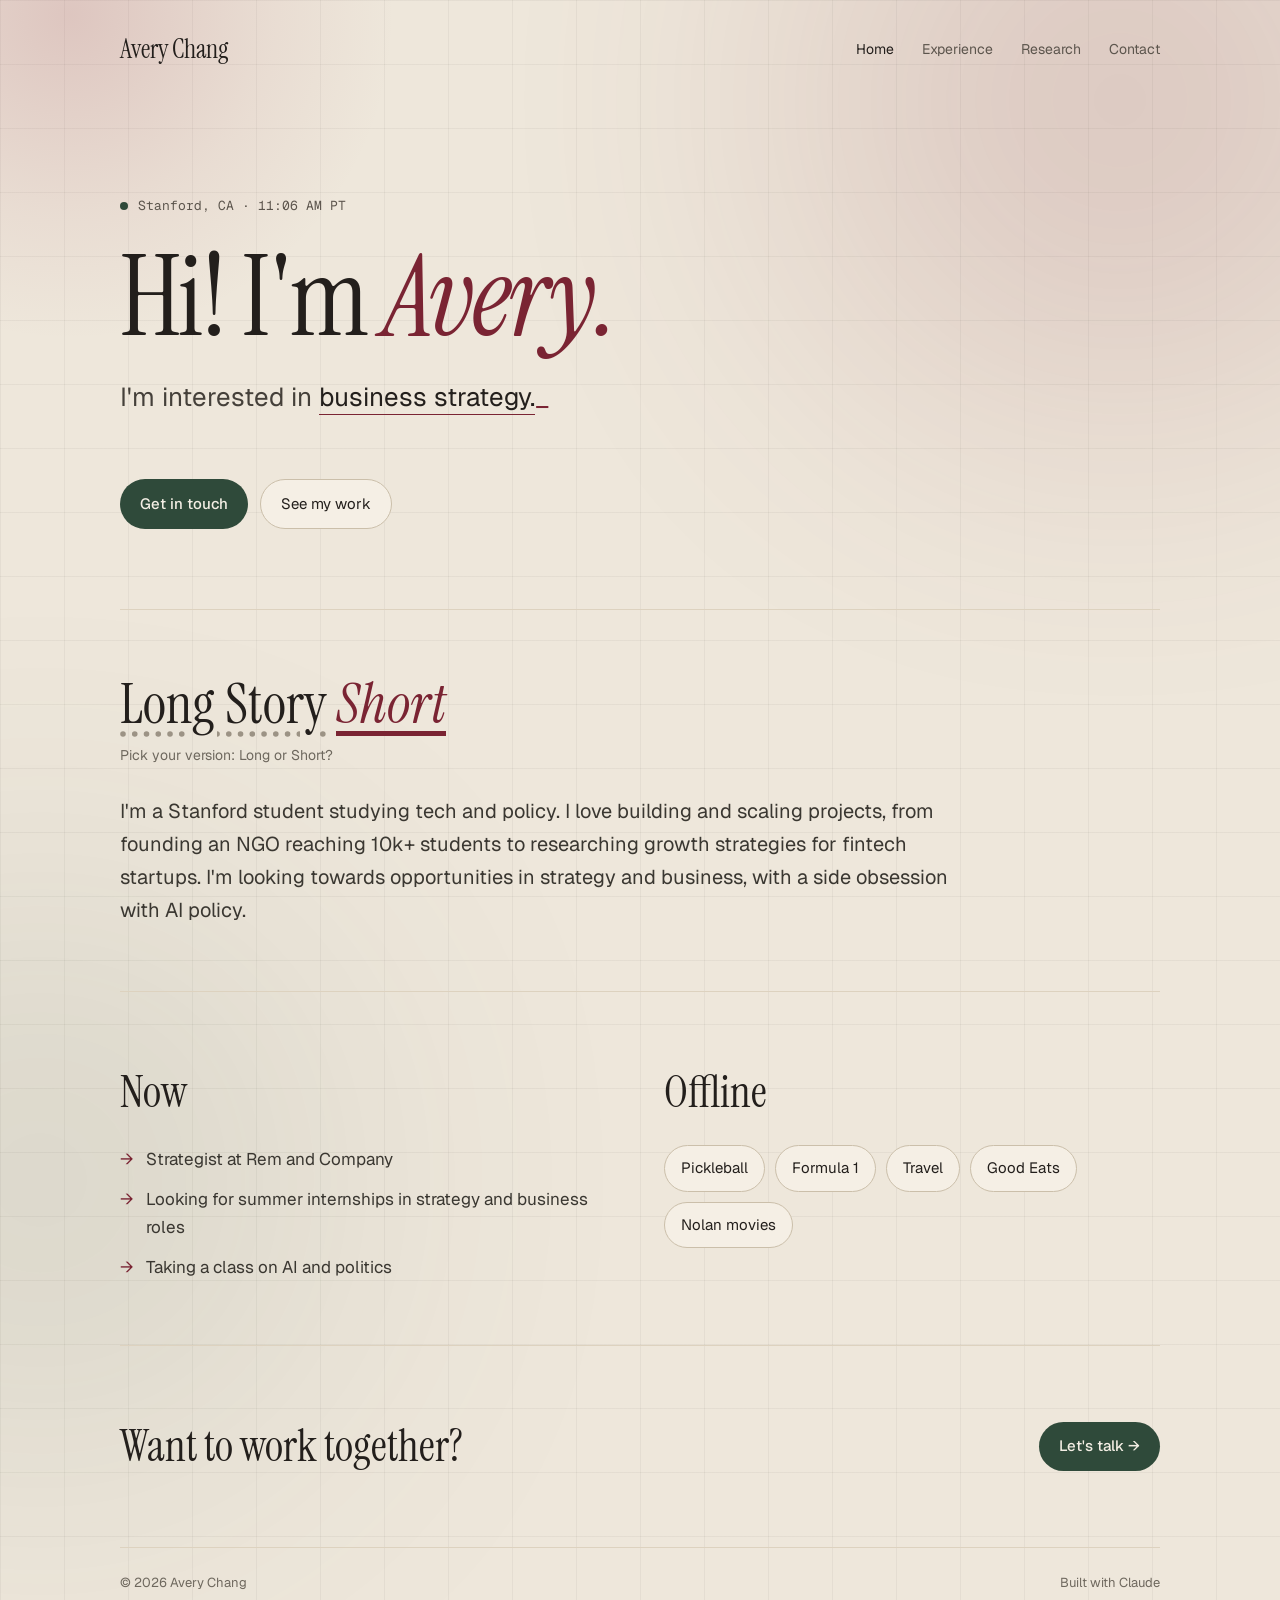
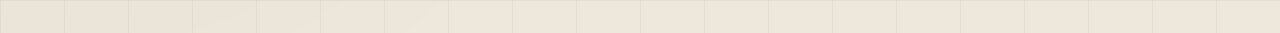
<file: index.html>
<!doctype html>
<html lang="en">
<head>
<meta charset="utf-8">
<meta name="viewport" content="width=device-width, initial-scale=1">
<title>Avery Chang</title>
<meta name="description" content="Avery Chang: Stanford student studying tech and policy, interested in business strategy, startups, and AI policy.">
<link rel="preconnect" href="https://fonts.googleapis.com">
<link rel="preconnect" href="https://fonts.gstatic.com" crossorigin>
<link href="https://fonts.googleapis.com/css2?family=Instrument+Serif:ital@0;1&amp;family=Geist:wght@400;500;600&amp;family=Geist+Mono:wght@400;500&amp;display=swap" rel="stylesheet">
<link rel="stylesheet" href="style.css">
<style>
.word { padding: 0; min-height: 44px; font-family: inherit; font-size: inherit; line-height: inherit; text-underline-offset: 8px; color: var(--ink); text-decoration: underline dotted #9C9385; transition: color .2s ease, background .2s ease; }
.word.active { color: var(--ox); font-style: italic; text-decoration: underline; }
.short-text { margin: 0; width: 869px; max-width: 100%; min-height: 122px; }
</style>
</head>
<body>
<div class="page">

<div aria-hidden="true" class="glow glow1" style="top: -220px; right: -160px; width: 640px; height: 640px; background: var(--ox); opacity: 0.16; filter: blur(140px)"></div>
<div aria-hidden="true" class="glow glow2" style="top: 900px; left: -240px; width: 560px; height: 560px; background: var(--forest); opacity: 0.12; filter: blur(150px)"></div>
<div aria-hidden="true" class="grid-bg"></div>
<div aria-hidden="true" class="spot"></div>

<div class="wrap">

<header class="top">
<a href="index.html" class="brand">Avery Chang</a>
<nav class="nav" aria-label="Main">
<a href="index.html" aria-current="page">Home</a>
<a href="experience.html">Experience</a>
<a href="research.html">Research</a>
<a href="contact.html">Contact</a>
</nav>
</header>

<section id="top" style="display: flex; flex-direction: column; gap: 28px; padding: 96px 0 80px">
<div class="live-row mono">
<span class="live"></span>
<span>Stanford, CA · <span data-clock></span> PT</span>
</div>
<h1 class="hero-h serif" style="font-size: 112px; line-height: 0.95; letter-spacing: -0.02em">Hi! I'm <em style="color: var(--ox)">Avery.</em></h1>
<p style="margin: 0; font-size: 26px; line-height: 1.4; color: var(--soft); min-height: 72px">I'm interested in <span id="phrase" style="color: var(--ink); border-bottom: 1px solid var(--ox)">business strategy.</span><span class="caret" style="color: var(--ox)">_</span></p>
<div style="display: flex; flex-wrap: wrap; gap: 12px">
<a href="contact.html" class="btn btn-solid">Get in touch</a>
<a href="experience.html" class="btn btn-outline">See my work</a>
</div>
</section>

<section id="about" class="sec" style="display: flex; flex-direction: column; gap: 28px; padding: 64px 0">
<div style="display: flex; flex-direction: column; gap: 8px">
<h2 class="serif" style="font-size: 56px; line-height: 1.1"><button class="word" id="pick-long" aria-pressed="false">Long Story</button> <button class="word active" id="pick-short" aria-pressed="true">Short</button></h2>
<span style="font-size: 14px; color: var(--faint)">Pick your version: Long or Short?</span>
</div>

<div id="short" class="rise" style="font-size: 20px; color: var(--body)">
<p class="short-text">I'm a Stanford student studying tech and policy. I love building and scaling projects, from founding an NGO reaching 10k+ students to researching growth strategies for fintech startups. I'm looking towards opportunities in strategy and business, with a side obsession with AI policy.</p>
</div>

<div id="long" hidden style="display: flex; flex-direction: column; gap: 16px; max-width: 62ch; color: var(--body)">
<p style="margin: 0">My eighth-grade detention slip read: “asks too many questions.”</p>
<p style="margin: 0">I’ve since turned that habit into work: building a 30-country model to figure out where foreign aid does the most good, pitching a growth strategy to a startup’s CEO and board, and managing political campaign ads during a pivotal election.</p>
<p style="margin: 0">Closer to home, I founded <strong style="color: var(--ink)">FirstGen Mentors</strong> to answer the career questions immigrant students like me kept running into, and learned that plans only scale when they're built around the people using them.</p>
<p style="margin: 0">That's the part of strategy I love most: finding where a plan breaks against reality and fixing it. I do that now as a strategist at Rem and Company.</p>
<p style="margin: 0">Next, I want to work on companies building with AI, especially startups, where the rules are still being written. Every company is about to make decisions that are part product and part policy: what to automate, what to disclose, who's accountable when a model gets it wrong. I want to be the person in the room who understands both sides, helping teams move fast without losing the trust they depend on.</p>
<p style="margin: 0">Outside of work, I'm usually on a pickleball court, catching up on Formula 1, planning my next trip, finding a new place to eat, or psychoanalyzing a Nolan movie.</p>
</div>
</section>

<section id="now" class="sec two-col" style="display: grid; grid-template-columns: minmax(0, 1fr) minmax(0, 1fr); gap: 48px; padding: 64px 0">
<div style="display: flex; flex-direction: column; gap: 16px">
<h2 class="serif" style="font-size: 44px">Now</h2>
<ul style="margin: 0; padding: 0; list-style: none; display: flex; flex-direction: column; gap: 12px; color: var(--body)">
<li style="display: flex; gap: 12px"><span style="color: var(--ox)">→</span>Strategist at Rem and Company</li>
<li style="display: flex; gap: 12px"><span style="color: var(--ox)">→</span>Looking for summer internships in strategy and business roles</li>
<li style="display: flex; gap: 12px"><span style="color: var(--ox)">→</span>Taking a class on AI and politics</li>
</ul>
</div>
<div style="display: flex; flex-direction: column; gap: 16px">
<h2 class="serif" style="font-size: 44px">Offline</h2>
<div style="display: flex; flex-wrap: wrap; gap: 10px">
<span class="chip">Pickleball</span>
<span class="chip">Formula 1</span>
<span class="chip">Travel</span>
<span class="chip">Good Eats</span>
<span class="chip">Nolan movies</span>
</div>
</div>
</section>

<section class="sec" style="display: flex; flex-wrap: wrap; justify-content: space-between; align-items: center; gap: 24px; padding: 64px 0">
<h2 class="serif" style="font-size: 44px">Want to work together?</h2>
<a href="contact.html" class="btn btn-solid">Let's talk →</a>
</section>

<footer class="footer">
<span>© 2026 Avery Chang</span>
<span>Built with Claude</span>
</footer>
</div>
</div>

<script src="site.js"></script>
<script>
(function () {
  var phrases = ['business strategy.', 'startups.', 'AI and policy.', 'political technology.'];
  var i = 0;
  var el = document.getElementById('phrase');
  setInterval(function () { i = (i + 1) % phrases.length; el.textContent = phrases[i]; }, 2600);

  var longBtn = document.getElementById('pick-long');
  var shortBtn = document.getElementById('pick-short');
  var longEl = document.getElementById('long');
  var shortEl = document.getElementById('short');
  function show(which) {
    var isLong = which === 'long';
    longBtn.classList.toggle('active', isLong);
    shortBtn.classList.toggle('active', !isLong);
    longBtn.setAttribute('aria-pressed', String(isLong));
    shortBtn.setAttribute('aria-pressed', String(!isLong));
    longEl.hidden = !isLong;
    shortEl.hidden = isLong;
    var shown = isLong ? longEl : shortEl;
    shown.classList.remove('rise');
    void shown.offsetWidth;
    shown.classList.add('rise');
  }
  longBtn.addEventListener('click', function () { show('long'); });
  shortBtn.addEventListener('click', function () { show('short'); });
})();
</script>
</body>
</html>
</file>
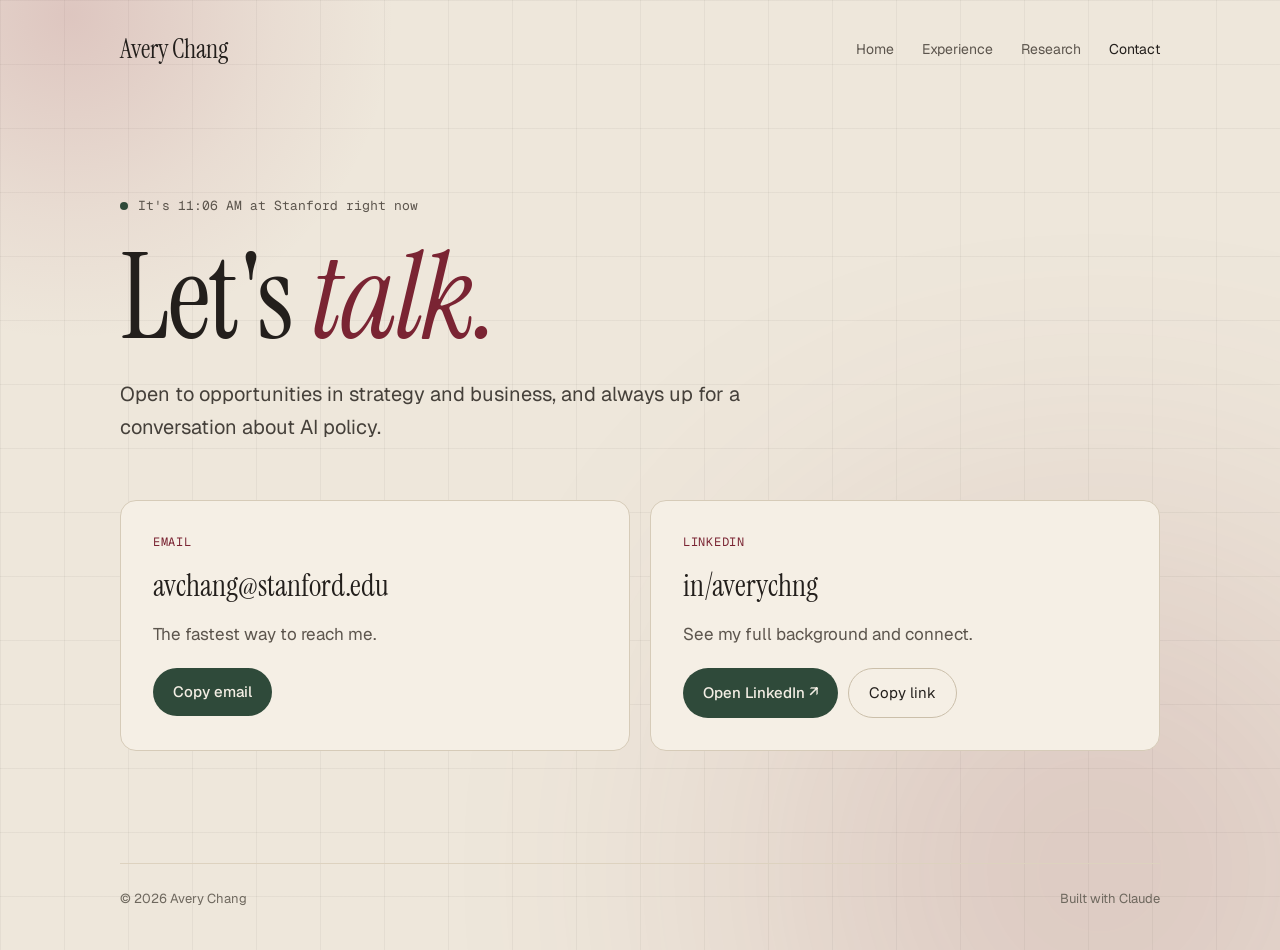
<file: contact.html>
<!doctype html>
<html lang="en">
<head>
<meta charset="utf-8">
<meta name="viewport" content="width=device-width, initial-scale=1">
<title>Contact · Avery Chang</title>
<link rel="preconnect" href="https://fonts.googleapis.com">
<link rel="preconnect" href="https://fonts.gstatic.com" crossorigin>
<link href="https://fonts.googleapis.com/css2?family=Instrument+Serif:ital@0;1&amp;family=Geist:wght@400;500;600&amp;family=Geist+Mono:wght@400;500&amp;display=swap" rel="stylesheet">
<link rel="stylesheet" href="style.css">
</head>
<body>
<div class="page">

<div aria-hidden="true" class="glow glow1" style="bottom: -260px; right: -160px; width: 680px; height: 680px; background: var(--ox); opacity: 0.16; filter: blur(150px)"></div>
<div aria-hidden="true" class="grid-bg"></div>
<div aria-hidden="true" class="spot"></div>

<div class="wrap">

<header class="top">
<a href="index.html" class="brand">Avery Chang</a>
<nav class="nav" aria-label="Main">
<a href="index.html">Home</a>
<a href="experience.html">Experience</a>
<a href="research.html">Research</a>
<a href="contact.html" aria-current="page">Contact</a>
</nav>
</header>

<section style="display: flex; flex-direction: column; gap: 24px; padding: 96px 0 56px">
<div class="live-row mono">
<span class="live"></span>
<span>It's <span data-clock></span> at Stanford right now</span>
</div>
<h1 class="contact-h serif" style="font-size: 120px; line-height: 0.95; letter-spacing: -0.02em">Let's <em style="color: var(--ox)">talk.</em></h1>
<p style="margin: 0; max-width: 52ch; font-size: 20px; color: var(--soft)">Open to opportunities in strategy and business, and always up for a conversation about AI policy.</p>
</section>

<section class="grid2" style="display: grid; grid-template-columns: repeat(2, minmax(0, 1fr)); gap: 20px; padding-bottom: 112px">

<div class="card" style="gap: 16px; padding: 32px; min-width: 0">
<span class="mono" style="font-size: 12px; letter-spacing: 0.06em; color: var(--ox)">EMAIL</span>
<a href="mailto:avchang@stanford.edu" class="serif" style="font-size: 30px; line-height: 1.15; text-decoration: none; overflow-wrap: anywhere; min-width: 0">avchang@stanford.edu</a>
<span style="color: var(--muted)">The fastest way to reach me.</span>
<div style="display: flex; flex-wrap: wrap; gap: 10px; padding-top: 4px">
<button class="btn btn-solid" data-copy="avchang@stanford.edu">Copy email</button>
</div>
</div>

<div class="card" style="gap: 16px; padding: 32px; min-width: 0">
<span class="mono" style="font-size: 12px; letter-spacing: 0.06em; color: var(--ox)">LINKEDIN</span>
<span class="serif" style="font-size: 30px; line-height: 1.15; white-space: nowrap">in/averychng</span>
<span style="color: var(--muted)">See my full background and connect.</span>
<div style="display: flex; flex-wrap: wrap; gap: 10px; padding-top: 4px">
<a href="https://www.linkedin.com/in/averychng" target="_blank" rel="noopener" class="btn btn-solid">Open LinkedIn ↗</a>
<button class="btn btn-outline" data-copy="https://www.linkedin.com/in/averychng">Copy link</button>
</div>
</div>

</section>

<footer class="footer">
<span>© 2026 Avery Chang</span>
<span>Built with Claude</span>
</footer>
</div>
</div>

<script src="site.js"></script>
</body>
</html>
</file>
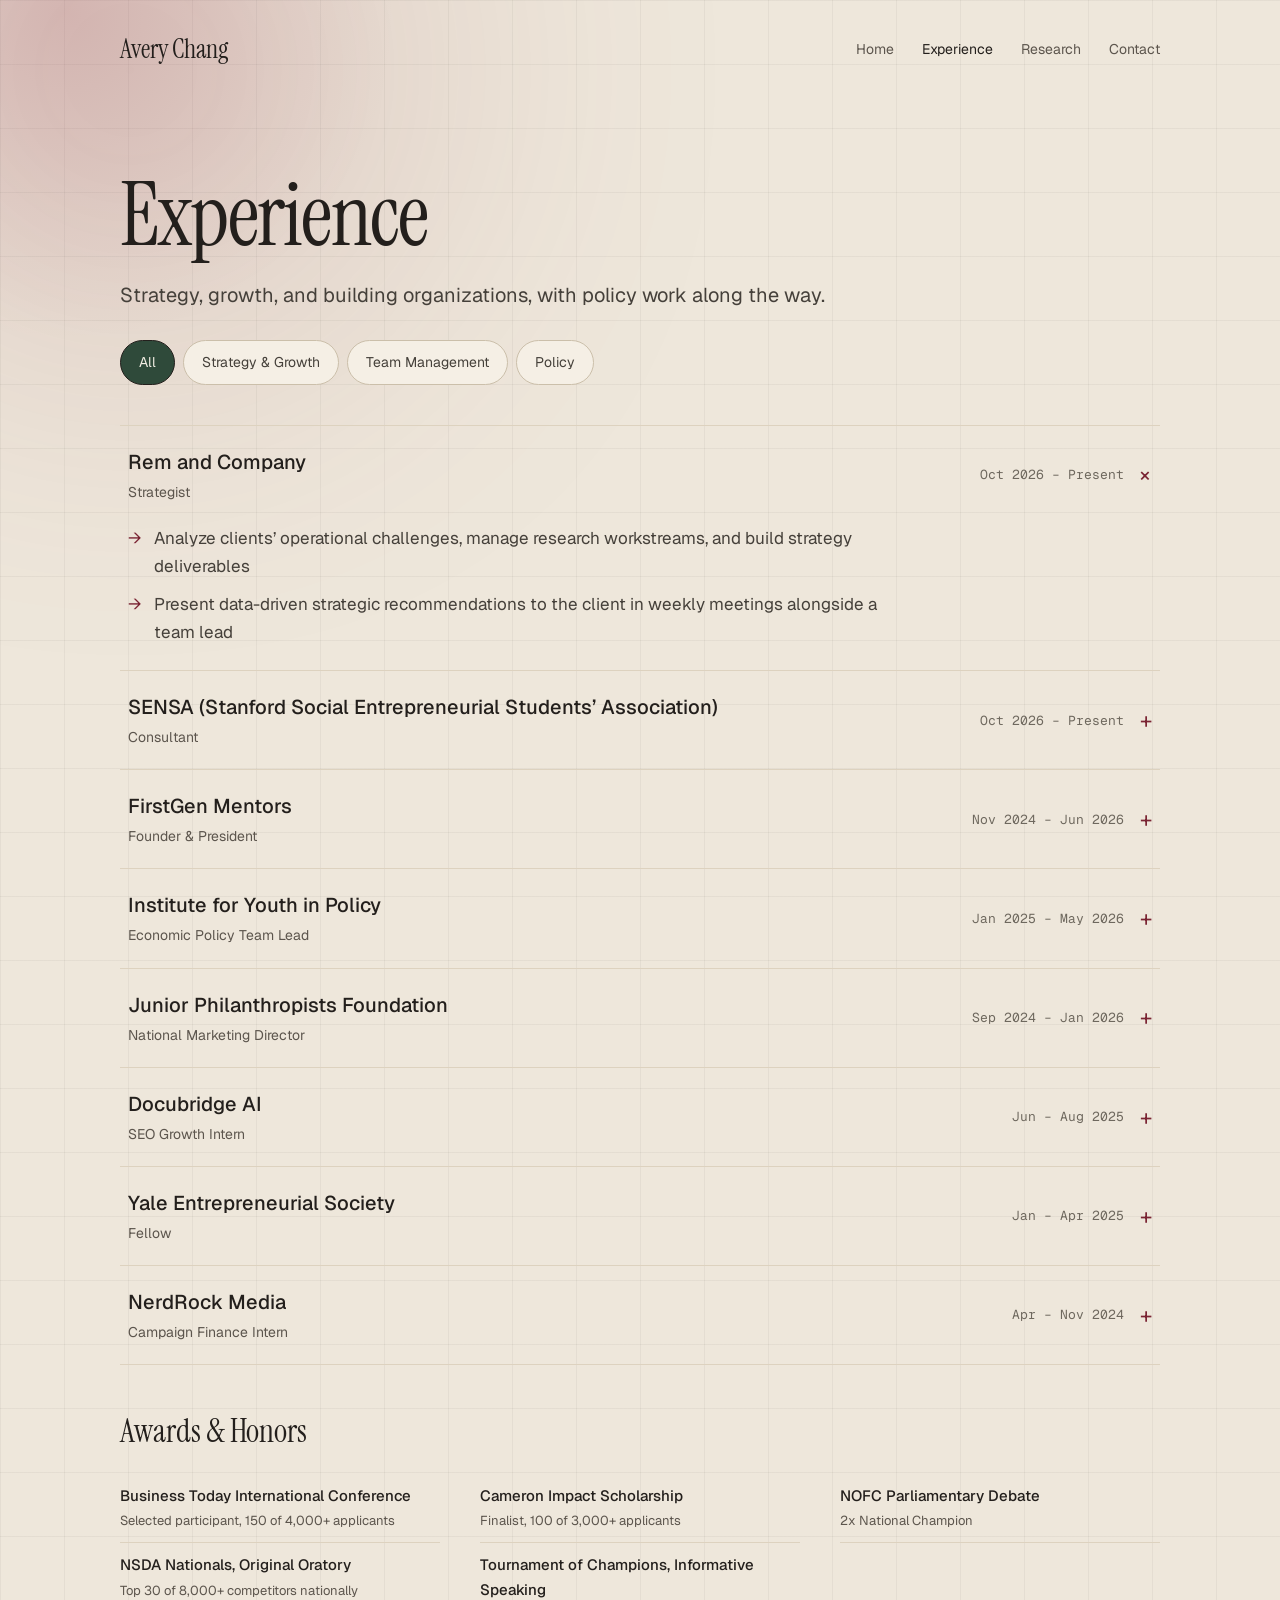
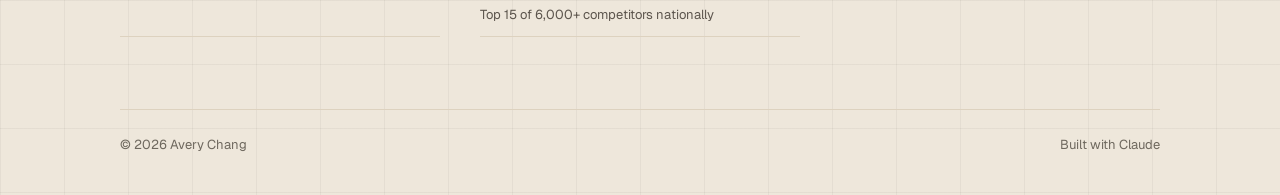
<file: experience.html>
<!doctype html>
<html lang="en">
<head>
<meta charset="utf-8">
<meta name="viewport" content="width=device-width, initial-scale=1">
<title>Experience · Avery Chang</title>
<link rel="preconnect" href="https://fonts.googleapis.com">
<link rel="preconnect" href="https://fonts.gstatic.com" crossorigin>
<link href="https://fonts.googleapis.com/css2?family=Instrument+Serif:ital@0;1&amp;family=Geist:wght@400;500;600&amp;family=Geist+Mono:wght@400;500&amp;display=swap" rel="stylesheet">
<link rel="stylesheet" href="style.css">
<style>
.pill { padding: 10px 18px; min-height: 44px; border-radius: 999px; font-size: 14px; border: 1px solid var(--edge); color: var(--soft); background-color: var(--fill); transition: color .2s ease, background .2s ease, border-color .2s ease; }
.pill.active { border-color: var(--ink); background: var(--forest); color: var(--cream); }
.row { border-bottom: 1px solid var(--line); transition: background .2s ease; }
.row:hover { background: rgba(43,42,38,0.04); }
.row-btn { width: 100%; display: grid; grid-template-columns: minmax(0, 1fr) auto auto; gap: 16px; align-items: center; padding: 20px 8px; text-align: left; min-height: 44px; }
.plus { font-size: 22px; color: var(--ox); display: inline-block; transition: transform .25s ease; }
.row.open .plus { transform: rotate(45deg); }
.bullets { margin: 0; padding: 0 8px 24px; list-style: none; display: flex; flex-direction: column; gap: 10px; max-width: 72ch; color: var(--soft); }
.bullets li { display: flex; gap: 12px; }
.award { display: flex; flex-direction: column; gap: 2px; padding: 10px 0; border-bottom: 1px solid var(--line); }
.award-t { font-size: 15px; font-weight: 500; }
.award-d { font-size: 13px; color: var(--muted); }
.callout { display: flex; flex-wrap: wrap; justify-content: space-between; align-items: center; gap: 16px; padding: 24px 28px; border: 1px solid var(--ox); border-radius: 16px; background-color: #F3E8E3; text-decoration: none; }
</style>
</head>
<body>
<div class="page">

<div aria-hidden="true" class="glow glow1" style="top: -240px; left: -180px; width: 620px; height: 620px; background: var(--ox); opacity: 0.14; filter: blur(140px)"></div>
<div aria-hidden="true" class="grid-bg"></div>
<div aria-hidden="true" class="spot"></div>

<div class="wrap">

<header class="top">
<a href="index.html" class="brand">Avery Chang</a>
<nav class="nav" aria-label="Main">
<a href="index.html">Home</a>
<a href="experience.html" aria-current="page">Experience</a>
<a href="research.html">Research</a>
<a href="contact.html">Contact</a>
</nav>
</header>

<section style="display: flex; flex-direction: column; gap: 20px; padding: 72px 0 40px">
<h1 class="page-h serif" style="font-size: 88px; line-height: 1; letter-spacing: -0.02em">Experience</h1>
<p style="margin: 0; max-width: 58ch; font-size: 20px; color: var(--soft)">Strategy, growth, and building organizations, with policy work along the way.</p>
<div id="filters" role="group" aria-label="Filter roles" style="display: flex; flex-wrap: wrap; gap: 8px; padding-top: 8px"></div>
</section>

<section style="display: flex; flex-direction: column; gap: 24px; padding-bottom: 0">
<a id="callout" class="callout rise" href="research.html" hidden>
<span style="display: flex; flex-direction: column; gap: 4px"><span class="serif" style="font-size: 28px; line-height: 1.15">Read my policy briefs</span><span style="font-size: 15px; color: var(--muted)">Four economic policy papers on foreign aid, AI and jobs, gig work, and credit</span></span>
<span style="font-size: 15px; font-weight: 500; color: var(--ox)">Go to Research →</span>
</a>
<div id="list" style="display: flex; flex-direction: column; border-top: 1px solid var(--line)"></div>
</section>

<section style="display: flex; flex-direction: column; gap: 16px; padding: 40px 0 72px">
<h2 class="serif" style="font-size: 32px">Awards &amp; Honors</h2>
<div style="display: grid; grid-template-columns: repeat(auto-fit, minmax(260px, 1fr)); gap: 0 40px">
<div class="award"><span class="award-t">Business Today International Conference</span><span class="award-d">Selected participant, 150 of 4,000+ applicants</span></div>
<div class="award"><span class="award-t">Cameron Impact Scholarship</span><span class="award-d">Finalist, 100 of 3,000+ applicants</span></div>
<div class="award"><span class="award-t">NOFC Parliamentary Debate</span><span class="award-d">2x National Champion</span></div>
<div class="award"><span class="award-t">NSDA Nationals, Original Oratory</span><span class="award-d">Top 30 of 8,000+ competitors nationally</span></div>
<div class="award"><span class="award-t">Tournament of Champions, Informative Speaking</span><span class="award-d">Top 15 of 6,000+ competitors nationally</span></div>
</div>
</section>

<footer class="footer">
<span>© 2026 Avery Chang</span>
<span>Built with Claude</span>
</footer>
</div>
</div>

<script src="site.js"></script>
<script>
(function () {
  var filterDefs = [
    { id: 'all', label: 'All' },
    { id: 'strategy', label: 'Strategy & Growth' },
    { id: 'leadership', label: 'Team Management' },
    { id: 'policy', label: 'Policy' }
  ];
  var work = [
    { id: 'rem', tags: ['strategy'], org: 'Rem and Company', role: 'Strategist', dates: 'Oct 2026 – Present', bullets: [
      'Analyze clients’ operational challenges, manage research workstreams, and build strategy deliverables',
      'Present data-driven strategic recommendations to the client in weekly meetings alongside a team lead'
    ] },
    { id: 'sensa', tags: ['strategy'], org: 'SENSA (Stanford Social Entrepreneurial Students’ Association)', role: 'Consultant', dates: 'Oct 2026 – Present', bullets: [
      'Develop fundraising strategy and write grant proposals for an international social impact project',
      'Advise social enterprises on growth and funding strategy'
    ] },
    { id: 'dba', tags: ['strategy'], org: 'Docubridge AI', role: 'SEO Growth Intern', dates: 'Jun – Aug 2025', bullets: [
      'Developed a market expansion plan for a VC-backed AI fintech startup serving growth equity firms',
      'Presented a competitive SEO growth strategy to the CEO and board, projecting 80% traffic growth',
      'Benchmarked backlinks of three competitors (Daloopa, Datarails, Causal) and designed outreach to 9 finance sites',
      'Audited site UX and technical SEO and set up analytics to track bounce rate, CTR, and organic leads'
    ] },
    { id: 'iyp', tags: ['policy', 'leadership'], org: 'Institute for Youth in Policy', role: 'Economic Policy Team Lead', dates: 'Jan 2025 – May 2026', bullets: [
      'Led and trained 20+ analysts from 12 countries, setting topics and editing briefs that reached 25,000+ readers',
      'Built a 30-nation multivariate regression (R = 0.979) ranking five sectors by impact on HDI',
      'Developed quantitative and financial models to analyze urban policy and international aid'
    ] },
    { id: 'yes', tags: ['strategy'], org: 'Yale Entrepreneurial Society', role: 'Fellow', dates: 'Jan – Apr 2025', bullets: [
      'Selected as 1 of 100 students from 25 countries for a fellowship taught by Yale SOM professors and VCs',
      'Built a data-driven donation verification platform to improve donor-charity trust, piloted with 15 charities'
    ] },
    { id: 'fgm', tags: ['leadership', 'strategy'], org: 'FirstGen Mentors', role: 'Founder & President', dates: 'Nov 2024 – Jun 2026', bullets: [
      'Launched a career-prep nonprofit (mentorship, live Q&As, workshops, podcast) reaching 10,000+ first-gen students',
      'Scaled from 100 to 10,000 students in six months, managing a team of 50+',
      'Recruited 220+ industry experts and mentors (doctors, lawyers, bankers) from 15 states and 9 countries',
      'Secured partnerships with 12 NGOs and built the website, resource database, and sign-up system'
    ] },
    { id: 'jpf', tags: ['leadership', 'policy'], org: 'Junior Philanthropists Foundation', role: 'National Marketing Director', dates: 'Sep 2024 – Jan 2026', bullets: [
      'Launched national campaigns and policy resources for 10,000+ members across 25 states',
      'Lobbied 50+ members of Congress and built partnerships with UN COY19 and CalFire'
    ] },
    { id: 'nrm', tags: ['policy', 'strategy'], org: 'NerdRock Media', role: 'Campaign Finance Intern', dates: 'Apr – Nov 2024', bullets: [
      'Managed $1M+ in ad operations for interest groups in the 2024 presidential election, driving 3,000+ daily site visits',
      'Partnered with 4 PACs to reach AAPI and BIPOC voters, improving campaign engagement by 60%',
      'Ran a Google Analytics dashboard tracking campaign performance and reporting on ad targeting'
    ] }
  ];

  // Sort by end date, newest first ("Present" on top)
  var mon = { Jan: 1, Feb: 2, Mar: 3, Apr: 4, May: 5, Jun: 6, Jul: 7, Aug: 8, Sep: 9, Oct: 10, Nov: 11, Dec: 12 };
  function endKey(d) {
    var e = String(d).split('–').pop().trim();
    if (/present/i.test(e)) return 999999;
    var p = e.split(' ');
    return Number(p[1]) * 12 + (mon[p[0]] || 0);
  }
  work.sort(function (a, b) { return endKey(b.dates) - endKey(a.dates); });

  var state = { filter: 'all', open: 'rem' };
  var filtersEl = document.getElementById('filters');
  var listEl = document.getElementById('list');
  var callout = document.getElementById('callout');

  function el(tag, cls, text) {
    var n = document.createElement(tag);
    if (cls) n.className = cls;
    if (text != null) n.textContent = text;
    return n;
  }

  function renderFilters() {
    filtersEl.innerHTML = '';
    filterDefs.forEach(function (f) {
      var b = el('button', 'pill' + (state.filter === f.id ? ' active' : ''), f.label);
      b.setAttribute('aria-pressed', String(state.filter === f.id));
      b.addEventListener('click', function () { state.filter = f.id; render(); });
      filtersEl.appendChild(b);
    });
  }

  function renderList() {
    listEl.innerHTML = '';
    work.filter(function (w) { return state.filter === 'all' || w.tags.indexOf(state.filter) !== -1; })
      .forEach(function (w) {
        var open = state.open === w.id;
        var row = el('div', 'row' + (open ? ' open' : ''));
        var btn = el('button', 'row-btn');
        btn.setAttribute('aria-expanded', String(open));
        var left = el('span');
        left.style.cssText = 'display: flex; flex-direction: column; gap: 2px';
        var org = el('span', null, w.org); org.style.cssText = 'font-size: 20px; font-weight: 500';
        var role = el('span', null, w.role); role.style.cssText = 'font-size: 14px; color: var(--muted)';
        left.appendChild(org); left.appendChild(role);
        var dates = el('span', 'mono', w.dates); dates.style.cssText = 'font-size: 13px; color: var(--faint)';
        var plus = el('span', 'plus', '+'); plus.setAttribute('aria-hidden', 'true');
        btn.appendChild(left); btn.appendChild(dates); btn.appendChild(plus);
        btn.addEventListener('click', function () { state.open = open ? null : w.id; renderList(); });
        row.appendChild(btn);
        if (open) {
          var ul = el('ul', 'bullets rise');
          w.bullets.forEach(function (t) {
            var li = el('li');
            var arrow = el('span', null, '→'); arrow.style.color = 'var(--ox)'; arrow.setAttribute('aria-hidden', 'true');
            li.appendChild(arrow); li.appendChild(el('span', null, t));
            ul.appendChild(li);
          });
          row.appendChild(ul);
        }
        listEl.appendChild(row);
      });
  }

  function render() {
    renderFilters();
    callout.hidden = state.filter !== 'policy';
    renderList();
  }
  render();
})();
</script>
</body>
</html>
</file>
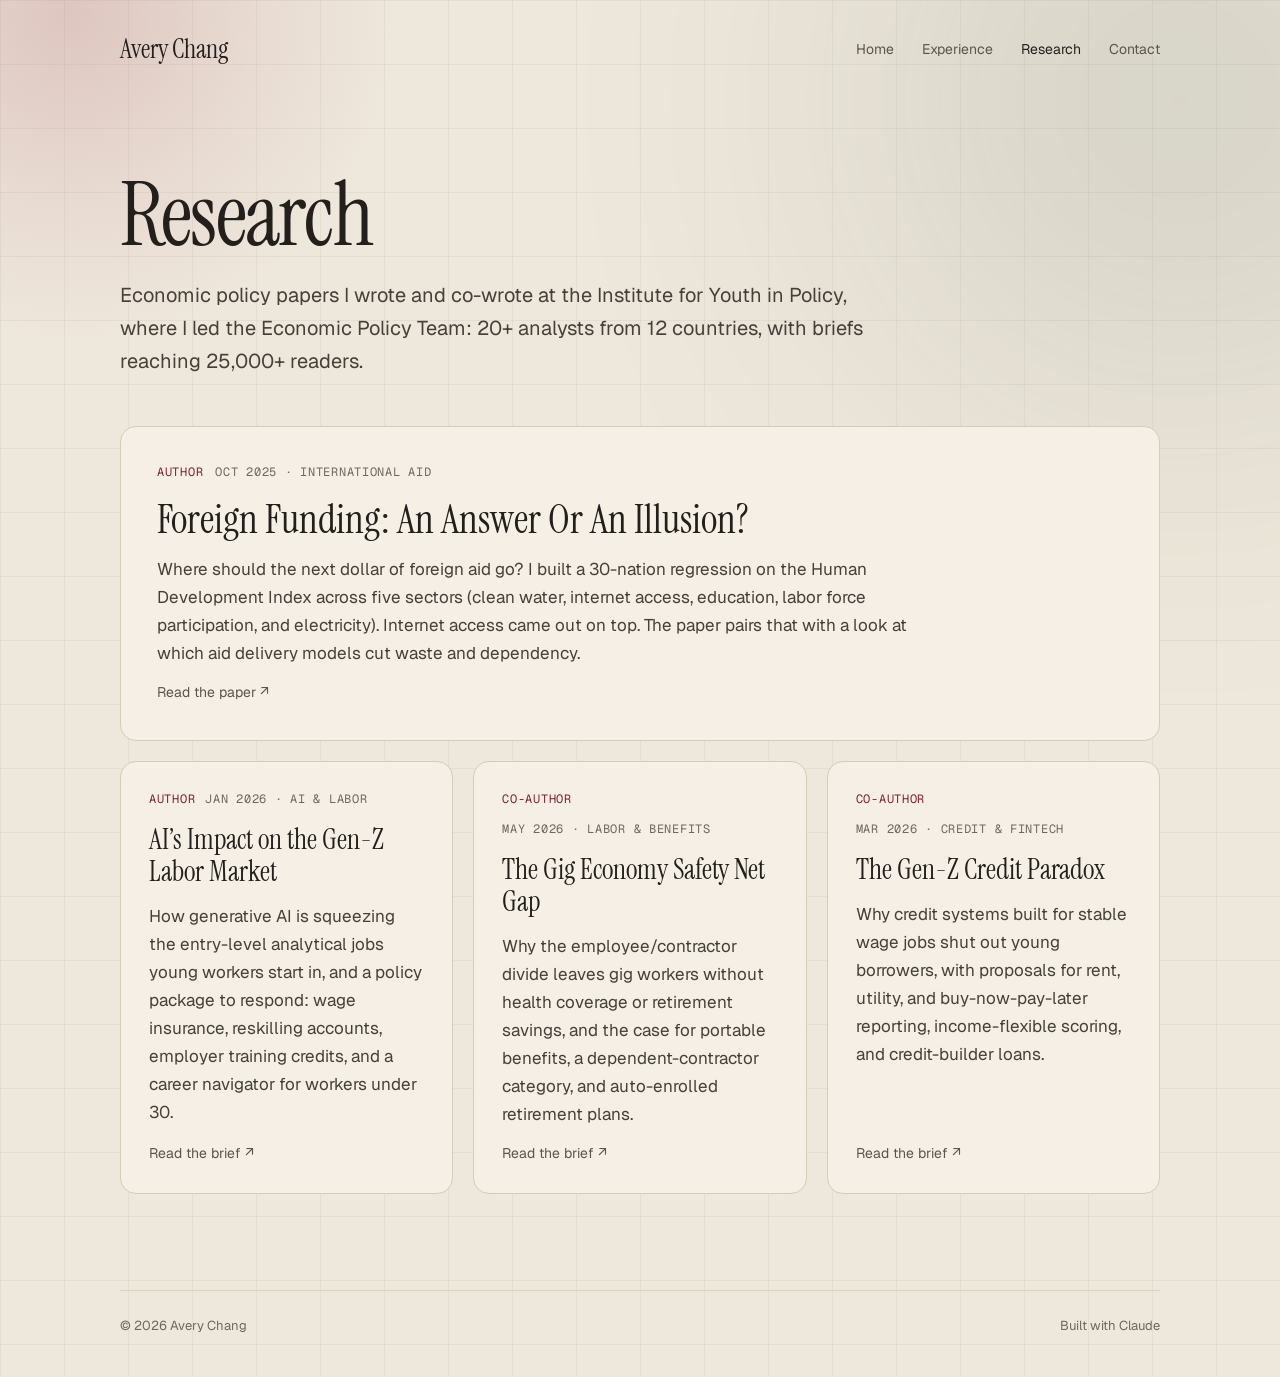
<file: research.html>
<!doctype html>
<html lang="en">
<head>
<meta charset="utf-8">
<meta name="viewport" content="width=device-width, initial-scale=1">
<title>Research · Avery Chang</title>
<link rel="preconnect" href="https://fonts.googleapis.com">
<link rel="preconnect" href="https://fonts.gstatic.com" crossorigin>
<link href="https://fonts.googleapis.com/css2?family=Instrument+Serif:ital@0;1&amp;family=Geist:wght@400;500;600&amp;family=Geist+Mono:wght@400;500&amp;display=swap" rel="stylesheet">
<link rel="stylesheet" href="style.css">
</head>
<body>
<div class="page">

<div aria-hidden="true" class="glow glow2" style="top: -200px; right: -200px; width: 600px; height: 600px; background: var(--forest); opacity: 0.14; filter: blur(150px)"></div>
<div aria-hidden="true" class="grid-bg"></div>
<div aria-hidden="true" class="spot"></div>

<div class="wrap">

<header class="top">
<a href="index.html" class="brand">Avery Chang</a>
<nav class="nav" aria-label="Main">
<a href="index.html">Home</a>
<a href="experience.html">Experience</a>
<a href="research.html" aria-current="page">Research</a>
<a href="contact.html">Contact</a>
</nav>
</header>

<section style="display: flex; flex-direction: column; gap: 20px; padding: 72px 0 48px">
<h1 class="page-h serif" style="font-size: 88px; line-height: 1; letter-spacing: -0.02em">Research</h1>
<p style="margin: 0; max-width: 60ch; font-size: 20px; color: var(--soft)">Economic policy papers I wrote and co-wrote at the Institute for Youth in Policy, where I led the Economic Policy Team: 20+ analysts from 12 countries, with briefs reaching 25,000+ readers.</p>
</section>

<section style="display: flex; flex-direction: column; gap: 20px; padding-bottom: 96px">

<a class="card" style="padding: 36px" target="_blank" rel="noopener" href="https://cdn.prod.website-files.com/6580bf6203485cf15c72a4f1/68e950d30e53e4dd29be70a4_Foreign%20Funding%20An%20Answer%20Or%20An%20Illusion%20A%20Qualitative%20And%20Quantitative%20Approach.pdf">
<span class="tag mono" style="gap: 12px"><span class="role">AUTHOR</span><span class="meta">OCT 2025 · INTERNATIONAL AID</span></span>
<span class="serif" style="font-size: 40px; line-height: 1.1; text-wrap: balance">Foreign Funding: An Answer Or An Illusion?</span>
<span style="max-width: 70ch; color: var(--soft)">Where should the next dollar of foreign aid go? I built a 30-nation regression on the Human Development Index across five sectors (clean water, internet access, education, labor force participation, and electricity). Internet access came out on top. The paper pairs that with a look at which aid delivery models cut waste and dependency.</span>
<span style="font-size: 14px; color: var(--muted)">Read the paper ↗</span>
</a>

<div class="grid2" style="display: grid; grid-template-columns: repeat(3, minmax(0, 1fr)); gap: 20px">

<a class="card" style="padding: 28px" target="_blank" rel="noopener" href="https://cdn.prod.website-files.com/6580bf6203485cf15c72a4f1/6976908705791bb43dfd9847_AI%E2%80%99s%20Impact%20on%20the%20Gen-Z%20Labor%20Market.pdf">
<span class="tag mono"><span class="role">AUTHOR</span><span class="meta">JAN 2026 · AI &amp; LABOR</span></span>
<span class="serif" style="font-size: 28px; line-height: 1.15">AI’s Impact on the Gen-Z Labor Market</span>
<span style="color: var(--soft); flex-grow: 1">How generative AI is squeezing the entry-level analytical jobs young workers start in, and a policy package to respond: wage insurance, reskilling accounts, employer training credits, and a career navigator for workers under 30.</span>
<span style="font-size: 14px; color: var(--muted)">Read the brief ↗</span>
</a>

<a class="card" style="padding: 28px" target="_blank" rel="noopener" href="https://cdn.prod.website-files.com/6580bf6203485cf15c72a4f1/6a094786fdaa10172802295a_The%20Gig%20Economy%20Safety%20Net%20Gap%20Gen%20Z%20and%20Worker%20Protections.pdf">
<span class="tag mono"><span class="role">CO-AUTHOR</span><span class="meta">MAY 2026 · LABOR &amp; BENEFITS</span></span>
<span class="serif" style="font-size: 28px; line-height: 1.15">The Gig Economy Safety Net Gap</span>
<span style="color: var(--soft); flex-grow: 1">Why the employee/contractor divide leaves gig workers without health coverage or retirement savings, and the case for portable benefits, a dependent-contractor category, and auto-enrolled retirement plans.</span>
<span style="font-size: 14px; color: var(--muted)">Read the brief ↗</span>
</a>

<a class="card" style="padding: 28px" target="_blank" rel="noopener" href="https://cdn.prod.website-files.com/6580bf6203485cf15c72a4f1/69bd8e2fa4b94063f19861f7_The%20Gen-Z%20Credit%20Paradox%20Credit%20Instability%20in%20a%20Volatile%20Economy.pdf">
<span class="tag mono"><span class="role">CO-AUTHOR</span><span class="meta">MAR 2026 · CREDIT &amp; FINTECH</span></span>
<span class="serif" style="font-size: 28px; line-height: 1.15">The Gen-Z Credit Paradox</span>
<span style="color: var(--soft); flex-grow: 1">Why credit systems built for stable wage jobs shut out young borrowers, with proposals for rent, utility, and buy-now-pay-later reporting, income-flexible scoring, and credit-builder loans.</span>
<span style="font-size: 14px; color: var(--muted)">Read the brief ↗</span>
</a>

</div>
</section>

<footer class="footer">
<span>© 2026 Avery Chang</span>
<span>Built with Claude</span>
</footer>
</div>
</div>

<script src="site.js"></script>
</body>
</html>
</file>
<file: style.css>
:root {
  --bg: #EEE7DB;
  --ink: #231F1C;
  --ox: #7A2433;
  --forest: #2F4A3A;
  --cream: #F3EEE4;
  --muted: #5C554D;
  --soft: #45403A;
  --body: #3A3731;
  --faint: #6E685E;
  --line: #DDD2BF;
  --edge: #CBBFAA;
  --card-edge: #D6CBB8;
  --fill: #F5EFE5;
}

html, body { margin: 0; background: var(--bg); color-scheme: light; }
a { color: var(--ink); }
a:hover { color: var(--ox); }
a:focus-visible, button:focus-visible { outline: 2px solid var(--ox); outline-offset: 3px; }
button { font: inherit; color: inherit; background: none; border: 0; cursor: pointer; }

.page {
  position: relative; overflow: hidden; min-height: 100vh;
  background: var(--bg); color: var(--ink);
  font-family: 'Geist', system-ui, sans-serif; font-size: 17px; line-height: 1.65;
}
.glow { position: absolute; border-radius: 50%; pointer-events: none; }
.grid-bg {
  position: absolute; inset: 0; pointer-events: none;
  background-image: linear-gradient(rgba(43,42,38,0.05) 1px, transparent 1px), linear-gradient(90deg, rgba(43,42,38,0.05) 1px, transparent 1px);
  background-size: 64px 64px;
}
.spot {
  position: absolute; inset: 0; pointer-events: none;
  background: radial-gradient(500px circle at 70px 15px, rgba(163,80,95,0.22), rgba(163,80,95,0.07) 40%, transparent 65%);
}
.wrap { position: relative; max-width: 1040px; margin: 0 auto; padding: 0 24px; display: flex; flex-direction: column; }

.top { display: flex; flex-wrap: wrap; justify-content: space-between; align-items: center; gap: 16px; padding: 28px 0; }
.brand { font-family: 'Instrument Serif', Georgia, serif; font-size: 26px; text-decoration: none; }
.nav { display: flex; flex-wrap: wrap; gap: 28px; font-size: 14px; }
.nav a { text-decoration: none; color: var(--muted); }
.nav a[aria-current="page"] { color: var(--ink); }

.serif { font-family: 'Instrument Serif', Georgia, serif; font-weight: 400; }
.mono { font-family: 'Geist Mono', ui-monospace, monospace; }
.sec { border-top: 1px solid var(--line); }
h1, h2 { margin: 0; }

.btn { display: inline-flex; align-items: center; padding: 12px 20px; min-height: 44px; box-sizing: border-box; border-radius: 999px; text-decoration: none; font-size: 15px; }
.btn-solid { background: var(--forest); color: var(--cream); font-weight: 500; }
.btn-solid:hover { color: var(--cream); }
.btn-outline { border: 1px solid var(--edge); background-color: var(--fill); }

.live-row { display: flex; flex-wrap: wrap; align-items: center; gap: 10px; font-size: 13px; color: var(--muted); }
.live { width: 8px; height: 8px; border-radius: 50%; background: var(--forest); animation: pulse 2s infinite; }

.chip { padding: 10px 16px; border: 1px solid var(--edge); border-radius: 999px; font-size: 15px; background-color: var(--fill); transition: transform .2s ease, border-color .2s ease, color .2s ease; }
.chip:hover { transform: translateY(-3px); border-color: var(--ox); color: var(--ox); }

.card { display: flex; flex-direction: column; gap: 14px; border: 1px solid var(--card-edge); border-radius: 16px; background-color: var(--fill); text-decoration: none; transition: transform .25s ease, border-color .25s ease, background .25s ease; }
.card:hover { transform: translateY(-4px); border-color: var(--ox); background-color: #FAF6EF; }
.tag { display: flex; flex-wrap: wrap; gap: 10px; font-size: 12px; letter-spacing: 0.06em; }
.tag .role { color: var(--ox); }
.tag .meta { color: var(--faint); }

.footer { display: flex; flex-wrap: wrap; justify-content: space-between; gap: 12px; padding: 24px 0 40px; border-top: 1px solid var(--line); font-size: 13px; color: var(--faint); }

@keyframes drift { 0% { transform: translate(0,0) scale(1); } 50% { transform: translate(-60px,40px) scale(1.15); } 100% { transform: translate(0,0) scale(1); } }
@keyframes drift2 { 0% { transform: translate(0,0); } 50% { transform: translate(80px,-30px); } 100% { transform: translate(0,0); } }
@keyframes blink { 50% { opacity: 0; } }
@keyframes rise { from { opacity: .35; transform: translateY(6px); } to { opacity: 1; transform: none; } }
@keyframes pulse { 0% { box-shadow: 0 0 0 0 rgba(47,74,58,.5); } 70% { box-shadow: 0 0 0 8px rgba(47,74,58,0); } 100% { box-shadow: 0 0 0 0 rgba(47,74,58,0); } }
.glow1 { animation: drift 22s ease-in-out infinite; }
.glow2 { animation: drift2 28s ease-in-out infinite; }
.caret { animation: blink 1s steps(1) infinite; }
.rise { animation: rise .5s ease-out both; }

@media (max-width: 720px) {
  .two-col, .grid2 { grid-template-columns: minmax(0, 1fr) !important; }
  .hero-h { font-size: 60px !important; }
  .page-h { font-size: 56px !important; }
  .contact-h { font-size: 72px !important; }
}
@media (prefers-reduced-motion: reduce) {
  .glow1, .glow2, .caret, .rise, .live { animation: none; }
  .chip, .card { transition: none; }
}

[hidden] { display: none !important; }
</file>
